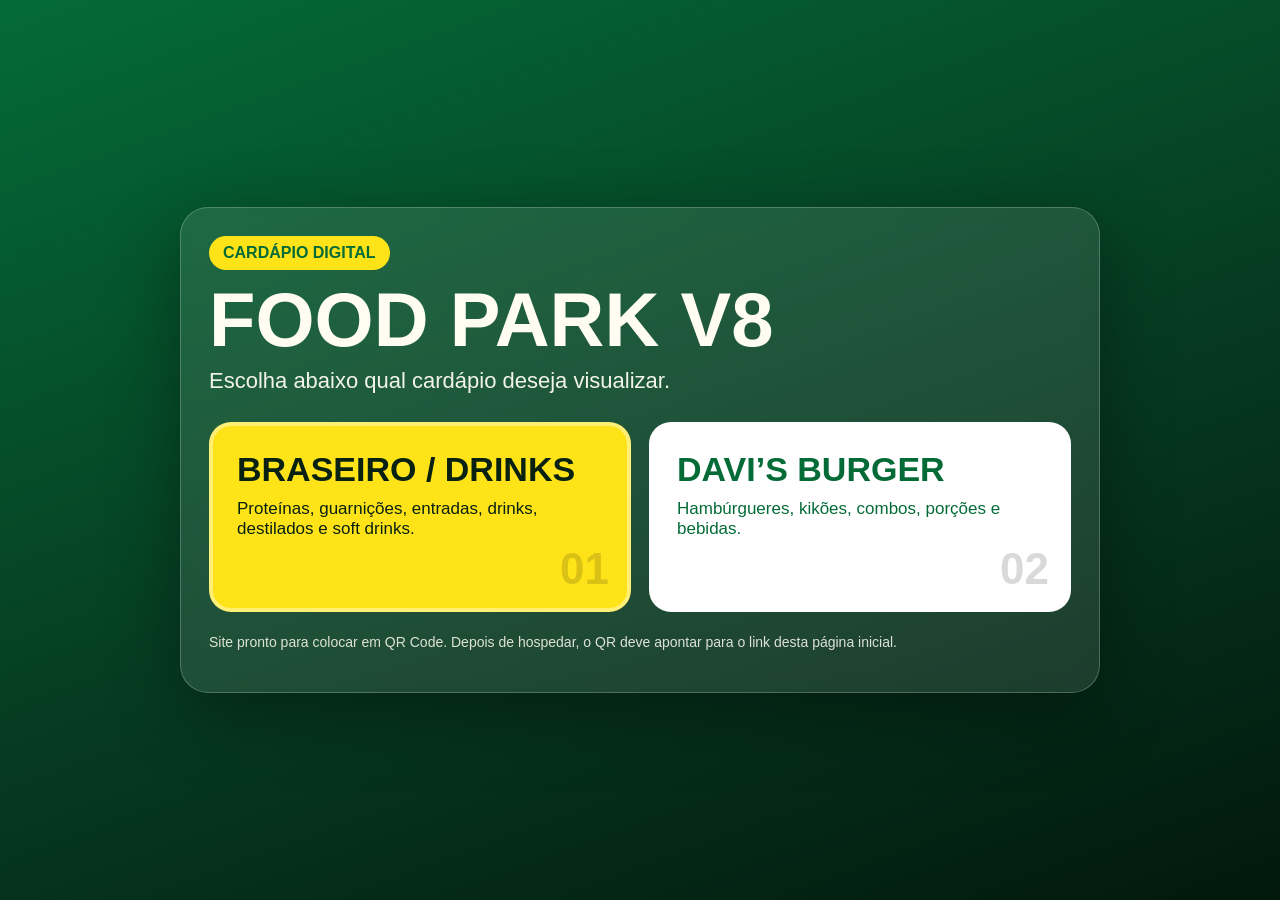
<file: index.html>
<!doctype html><html lang="pt-BR"><head><meta charset="utf-8"><meta name="viewport" content="width=device-width, initial-scale=1"><title>Food Park V8 | Cardápio</title><link rel="stylesheet" href="style.css"></head><body><main class="hero"><section class="card"><div class="badge">CARDÁPIO DIGITAL</div><h1 class="title">Food Park V8</h1><p class="subtitle">Escolha abaixo qual cardápio deseja visualizar.</p><div class="grid"><a class="menu-btn" href="foodpark.html"><h2>Braseiro / Drinks</h2><p>Proteínas, guarnições, entradas, drinks, destilados e soft drinks.</p><span>01</span></a><a class="menu-btn" href="davis.html"><h2>Davi’s Burger</h2><p>Hambúrgueres, kikões, combos, porções e bebidas.</p><span>02</span></a></div><p class="note">Site pronto para colocar em QR Code. Depois de hospedar, o QR deve apontar para o link desta página inicial.</p></section></main></body></html>
</file>
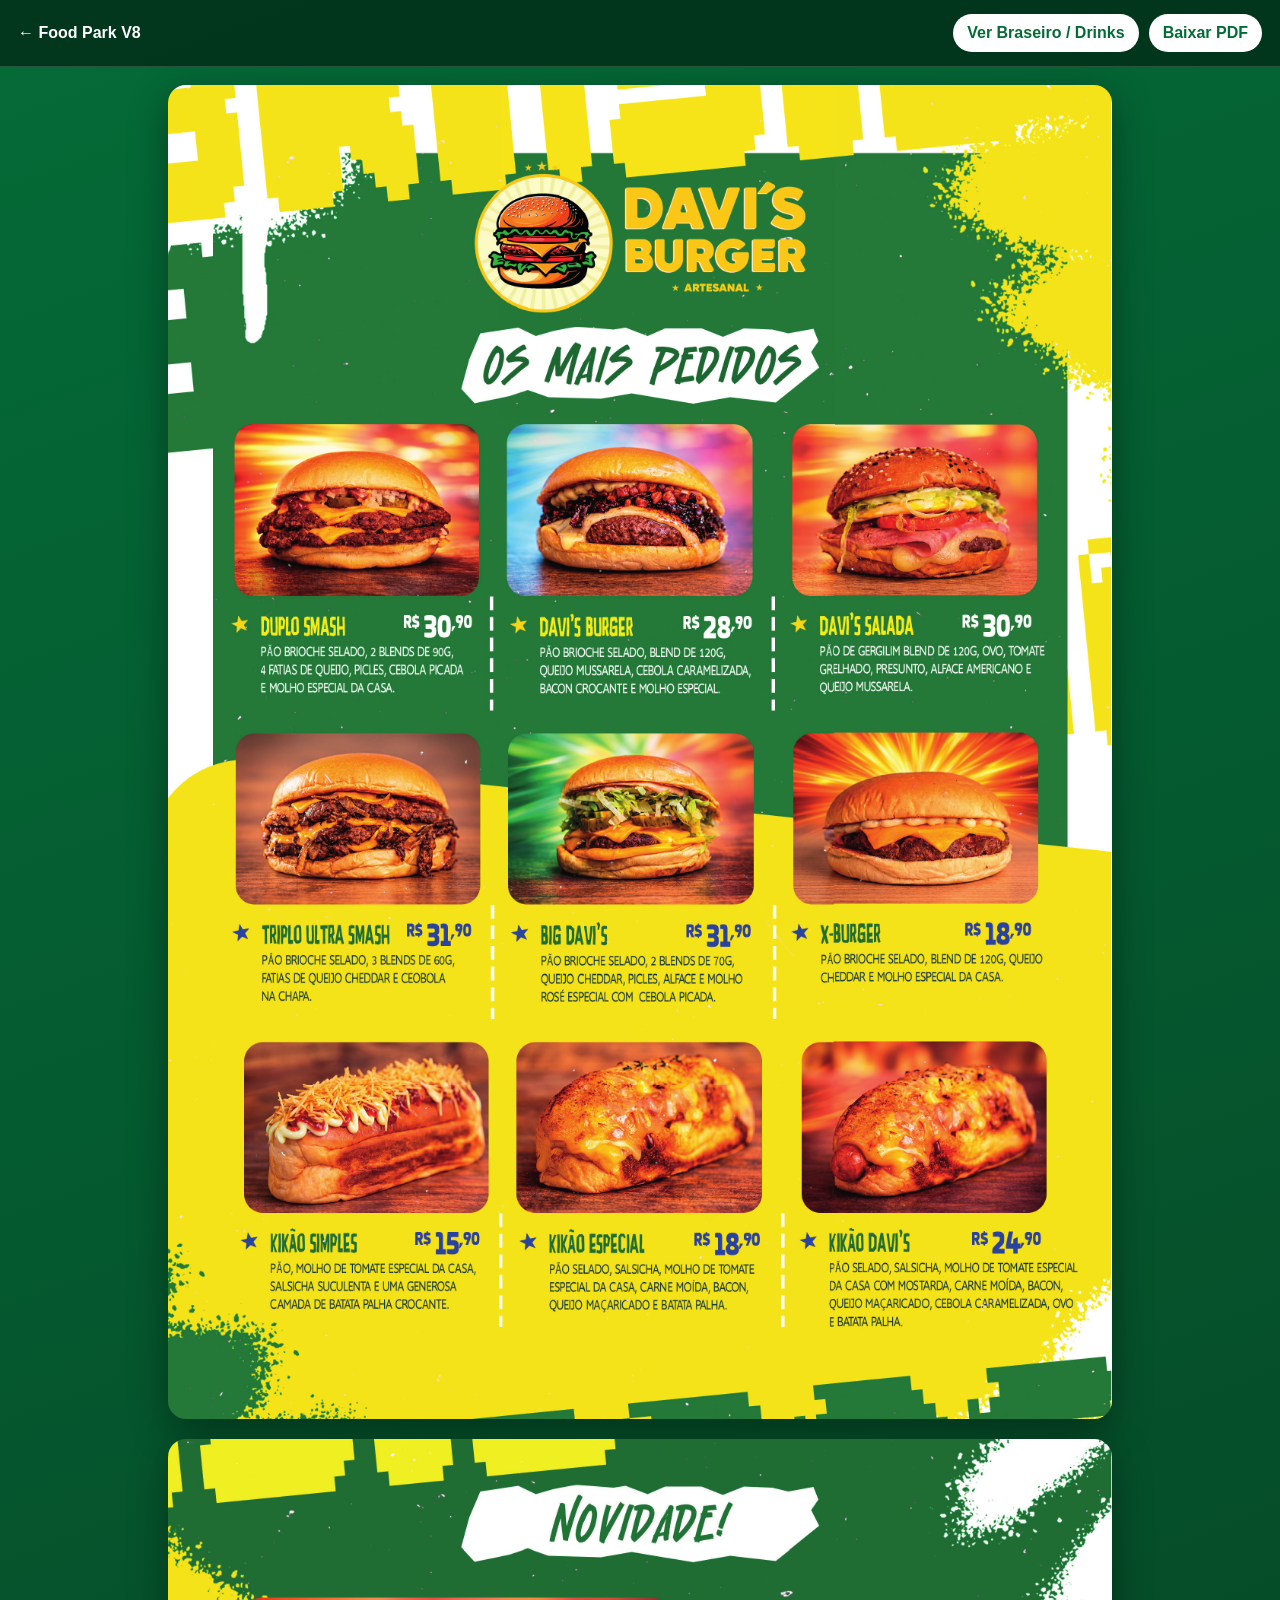
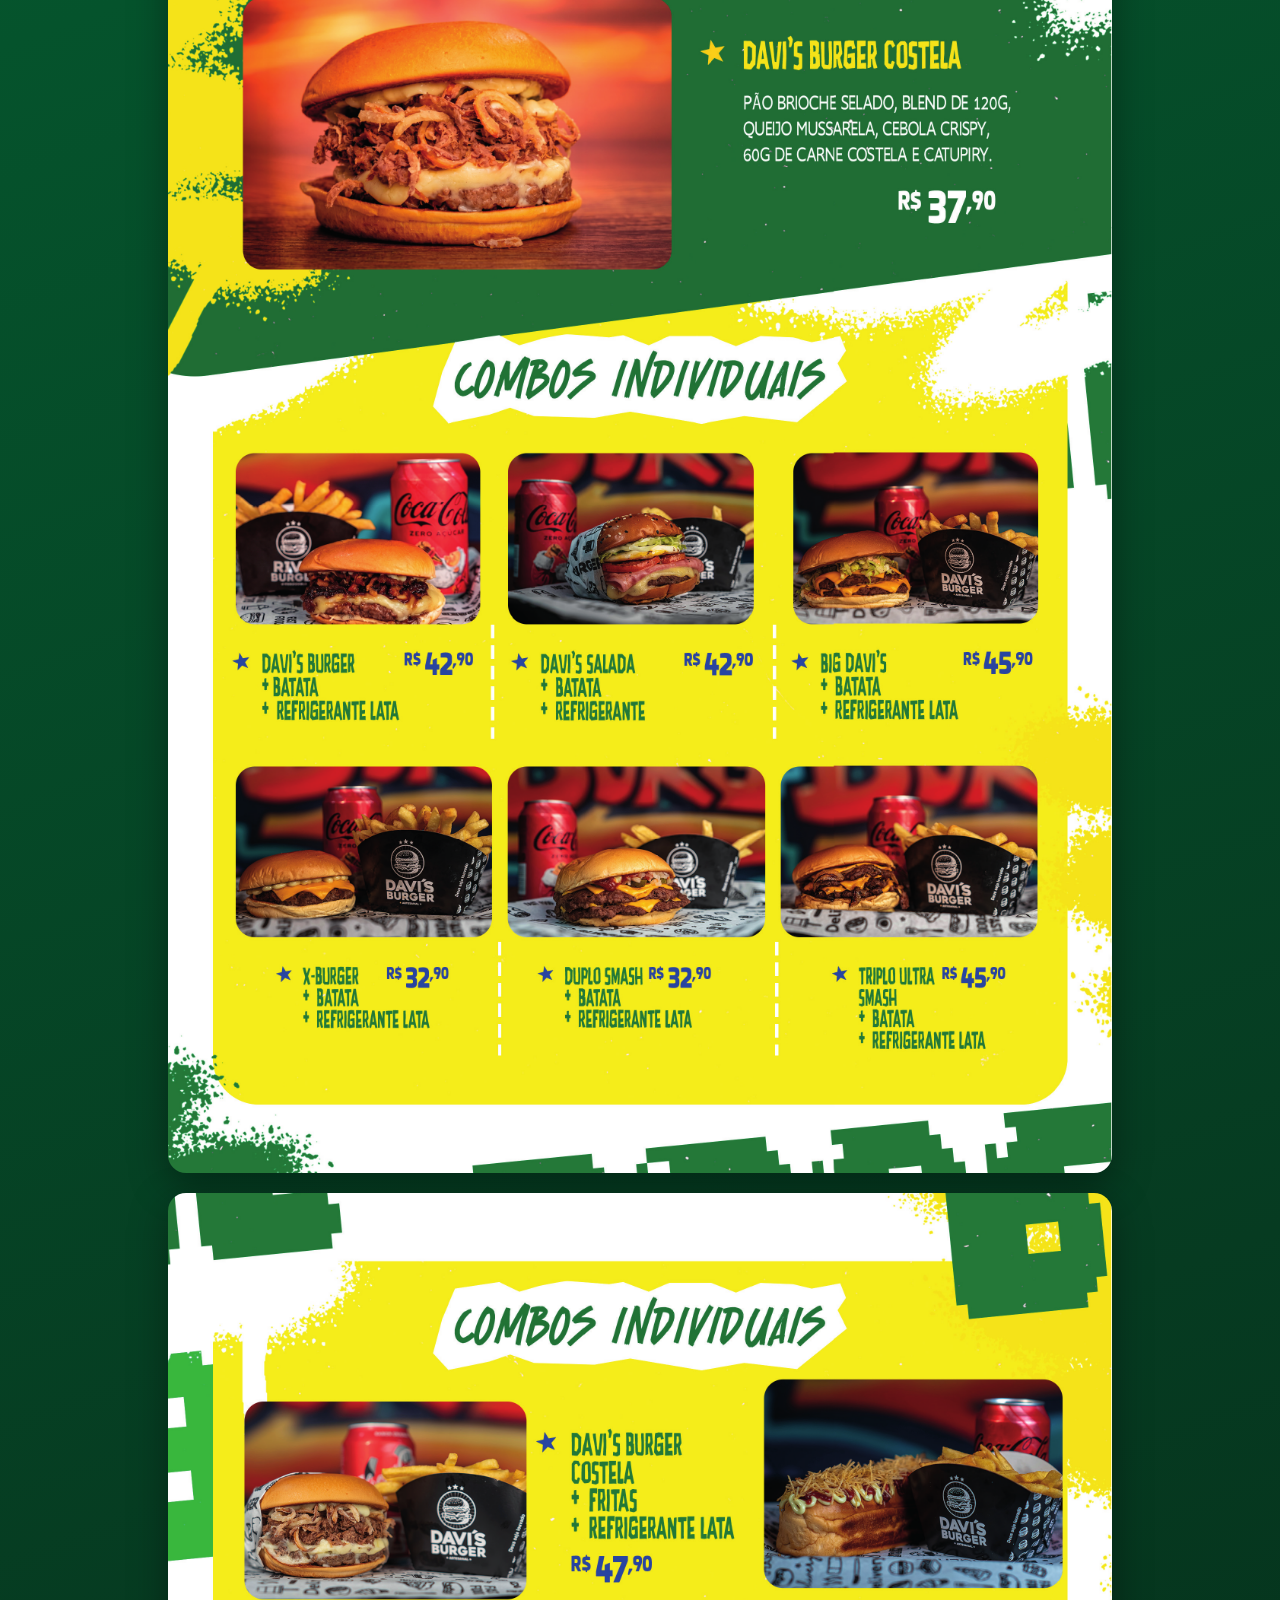
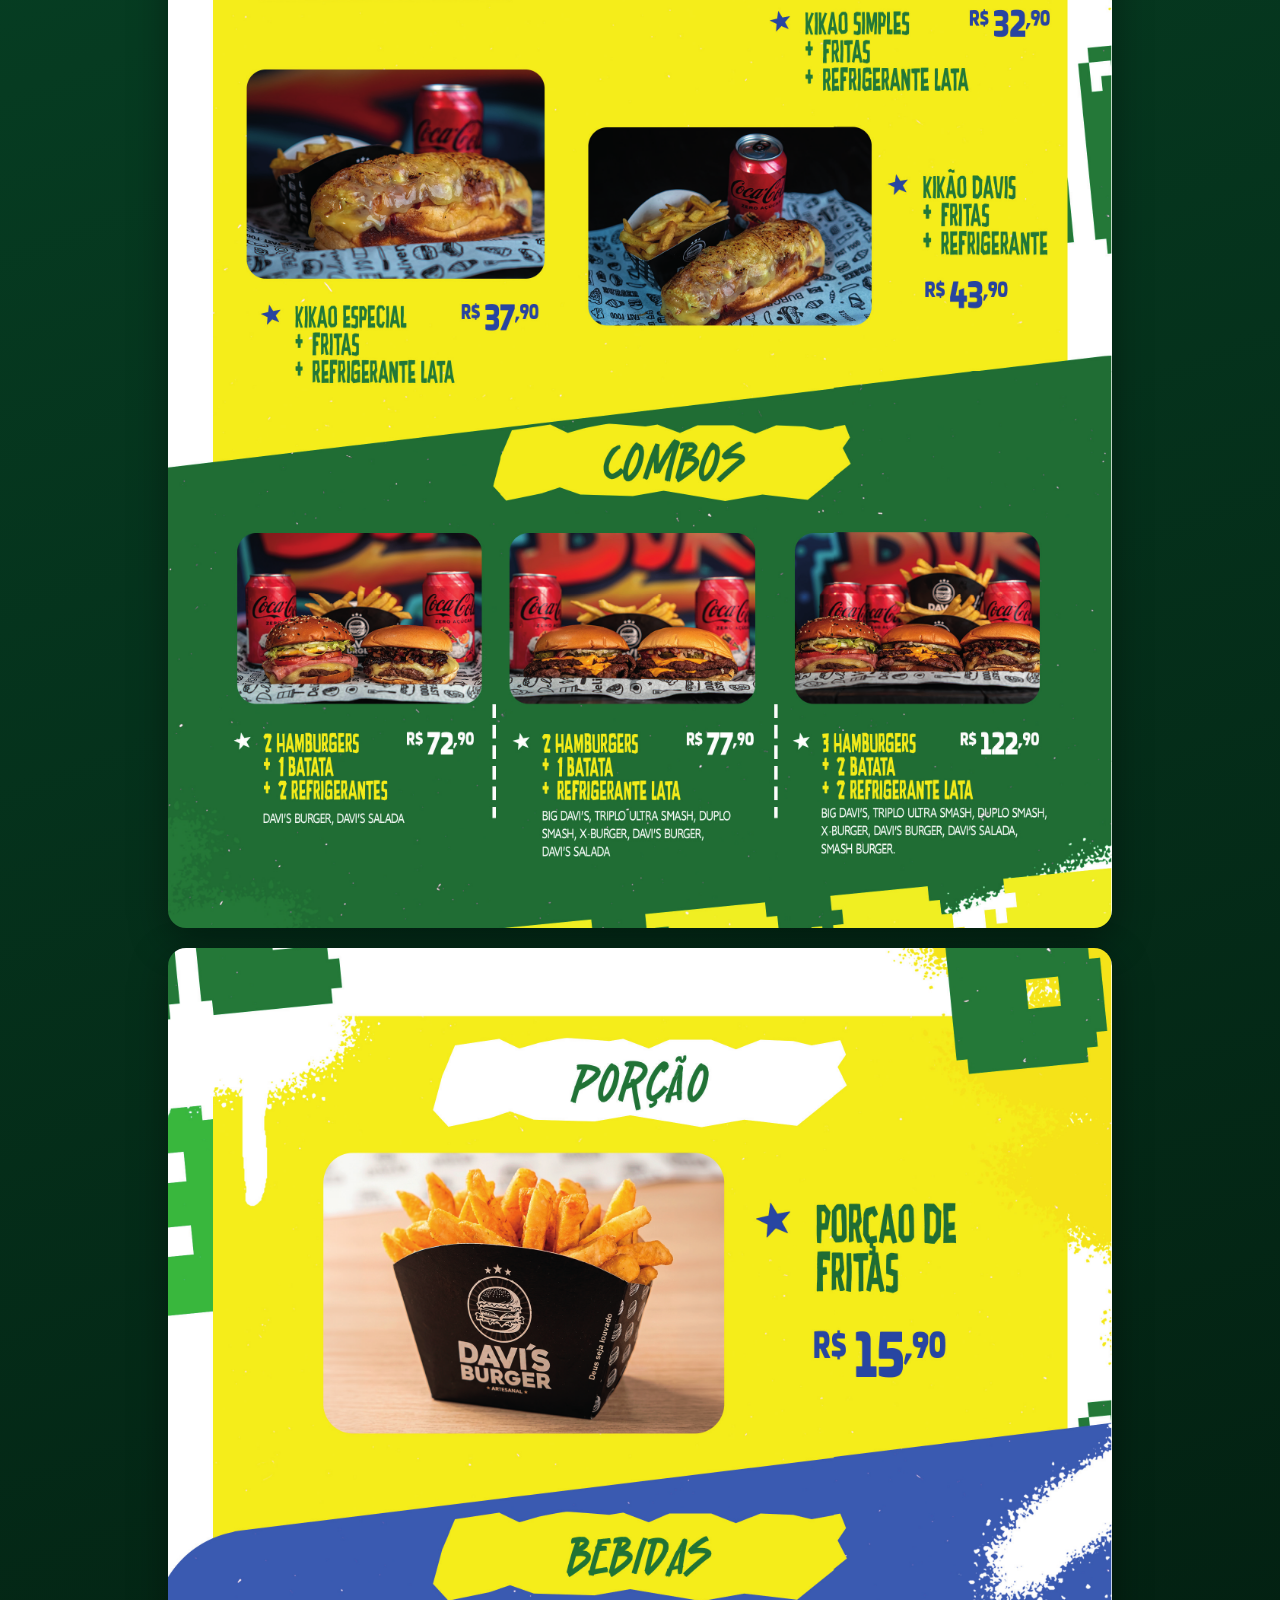
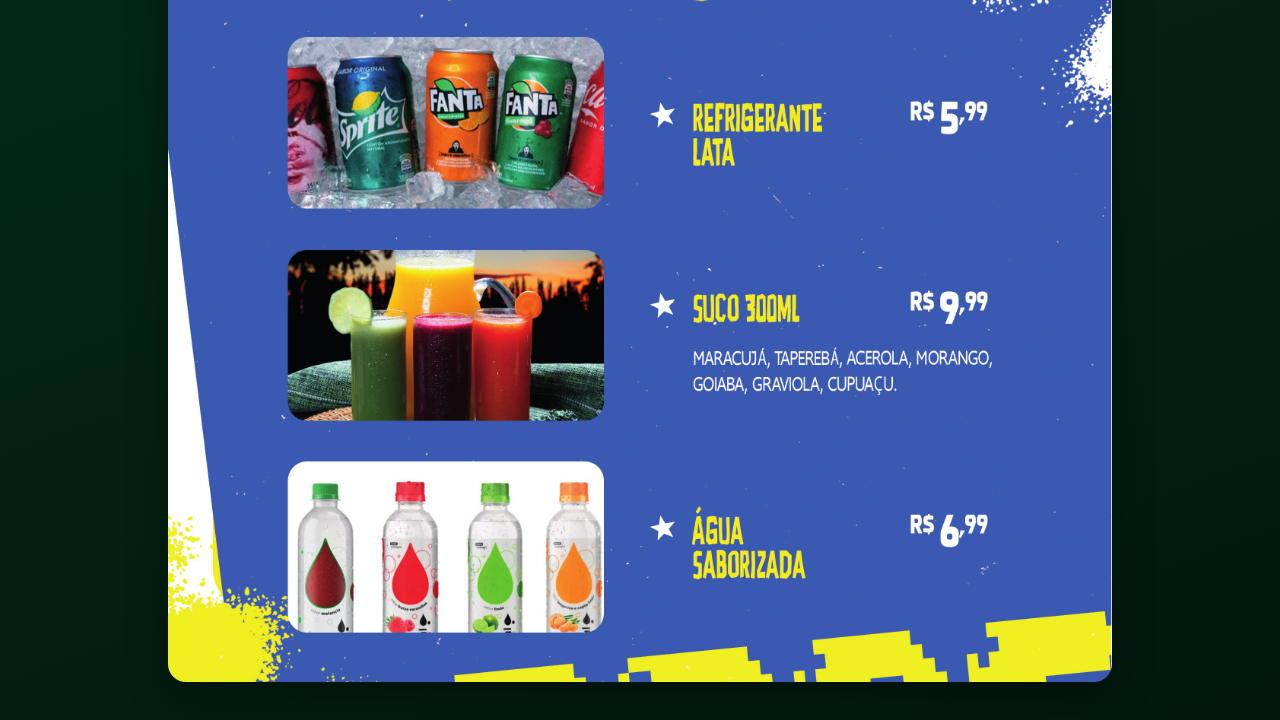
<file: davis.html>
<!doctype html><html lang="pt-BR"><head><meta charset="utf-8"><meta name="viewport" content="width=device-width, initial-scale=1"><title>Davi’s Burger | Food Park V8</title><link rel="stylesheet" href="style.css"></head><body><nav class="topbar"><a href="index.html">← Food Park V8</a><div class="actions"><a href="foodpark.html">Ver Braseiro / Drinks</a><a href="pdfs/cardapio-davis-burger.pdf" download>Baixar PDF</a></div></nav><main class="pages"><img class="page-img" src="assets/davis/page-1.png" alt="Davi's Burger página 1"><img class="page-img" src="assets/davis/page-2.png" alt="Davi's Burger página 2"><img class="page-img" src="assets/davis/page-3.png" alt="Davi's Burger página 3"><img class="page-img" src="assets/davis/page-4.png" alt="Davi's Burger página 4"></main></body></html>
</file>
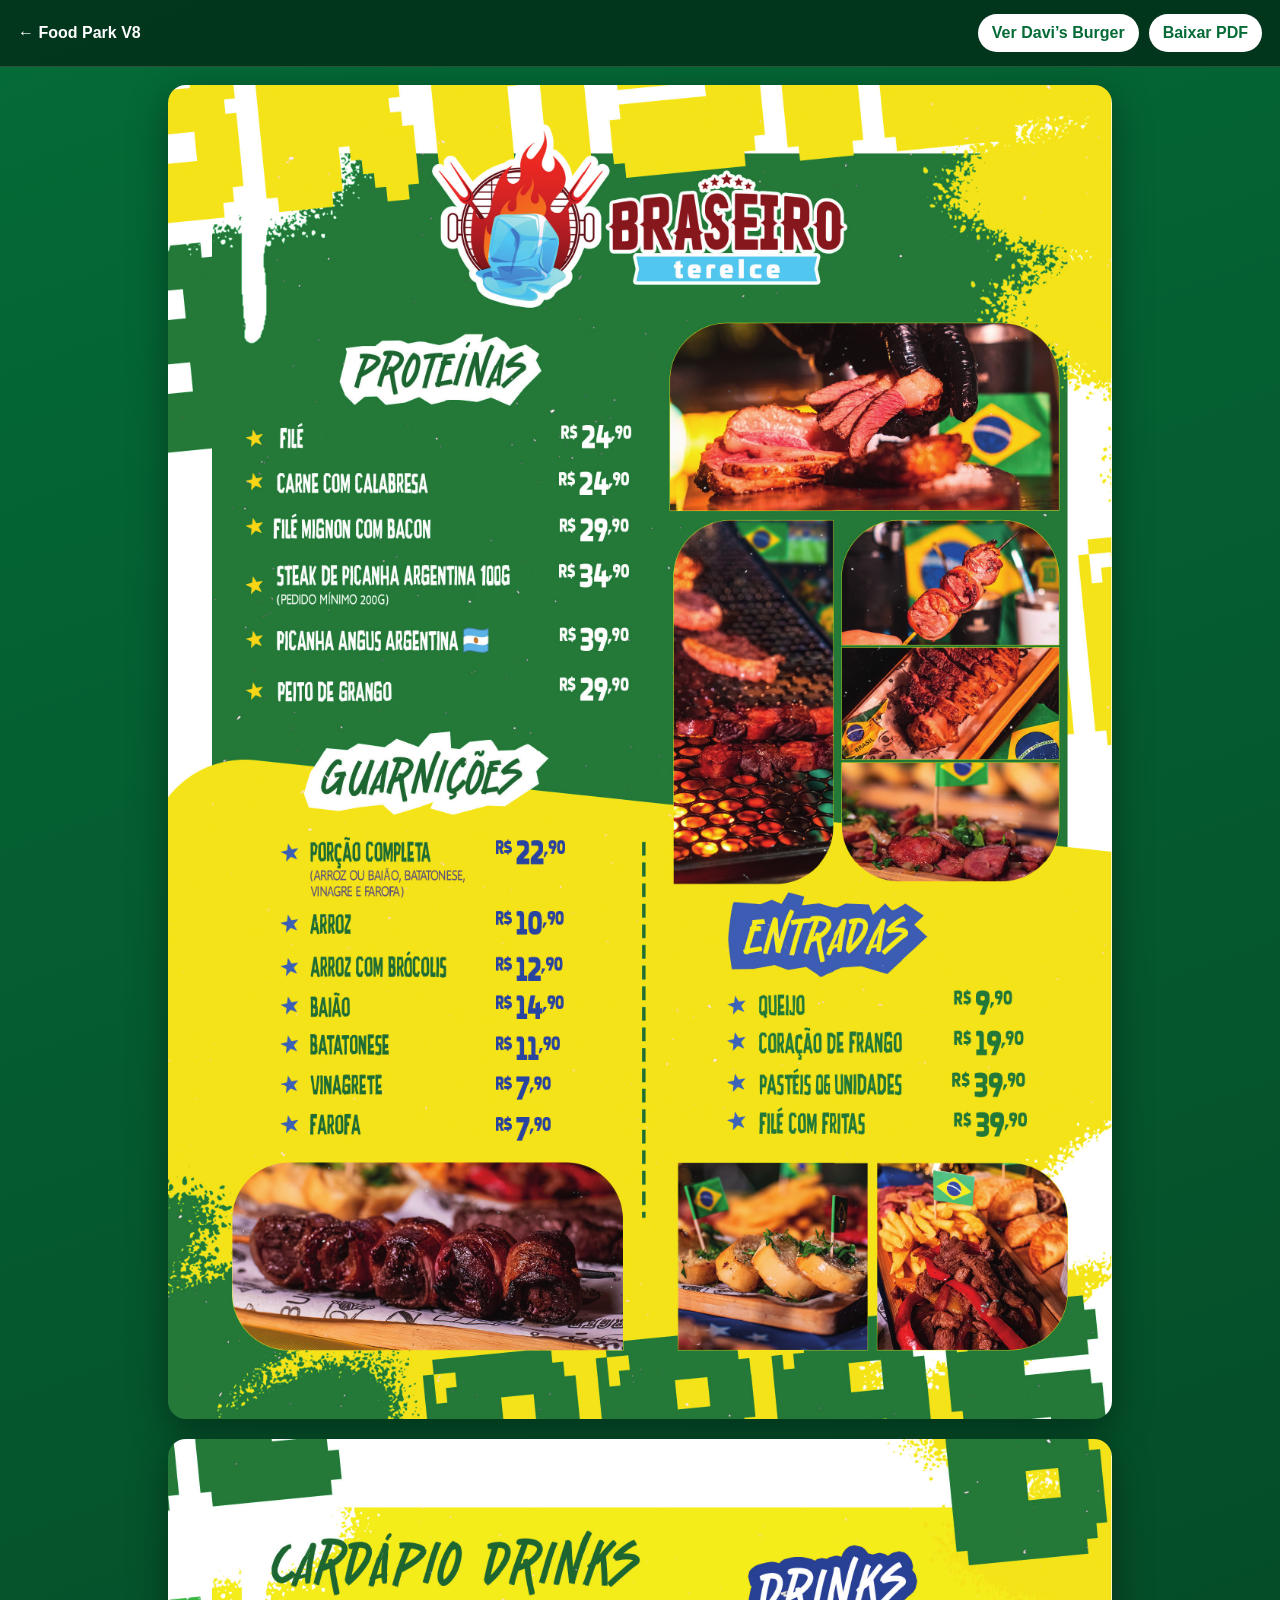
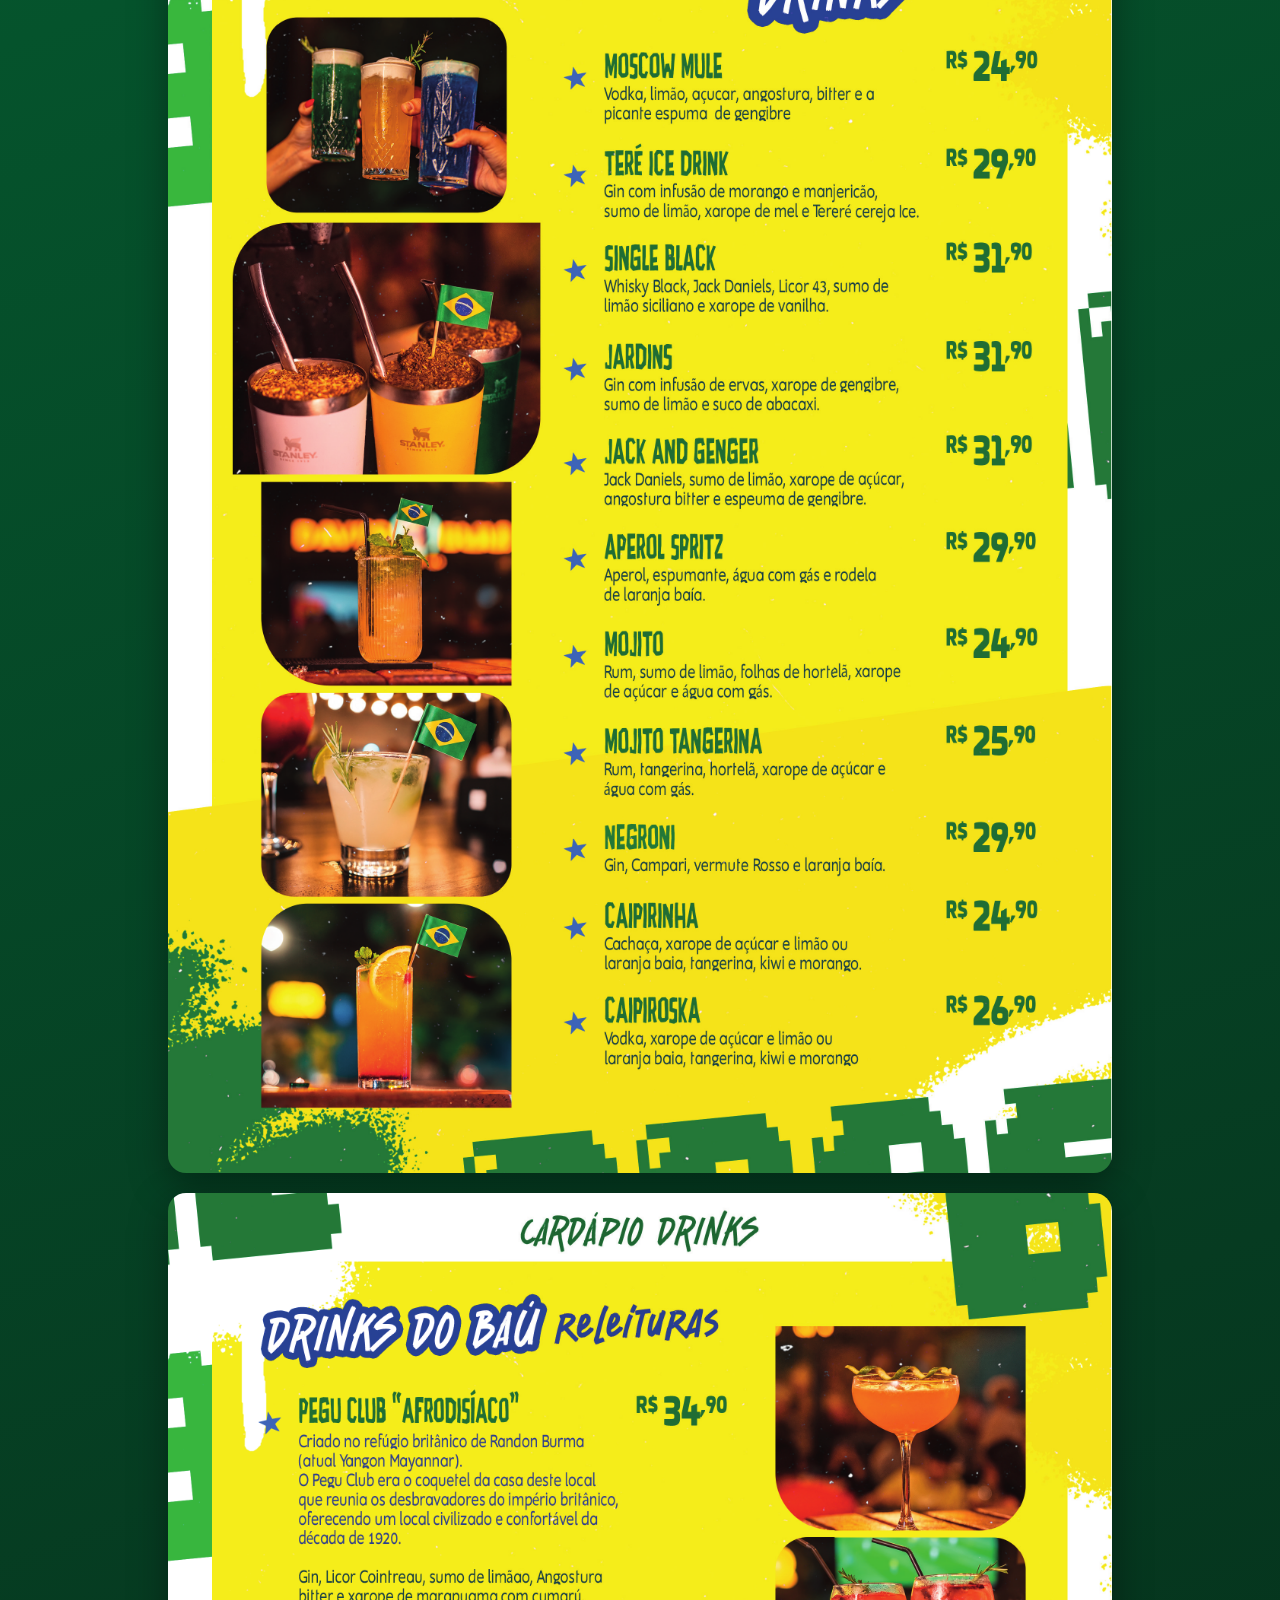
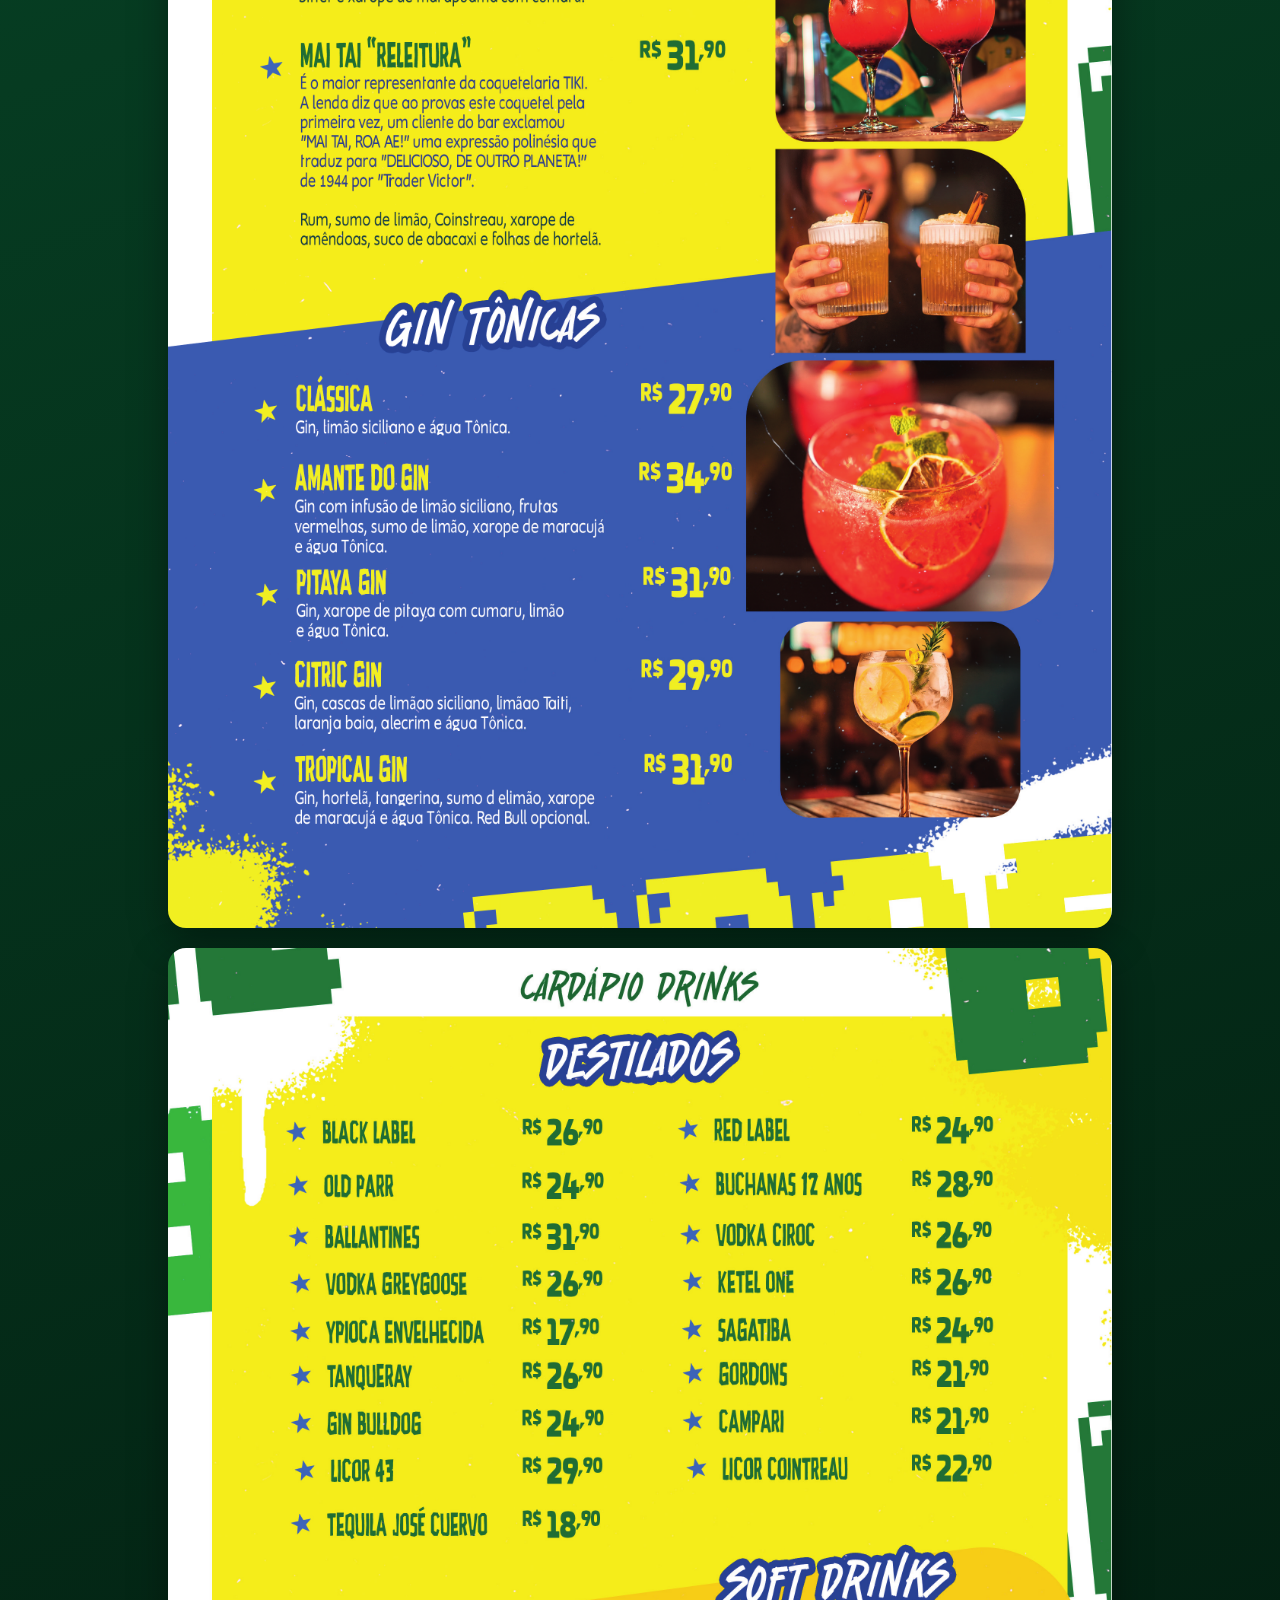
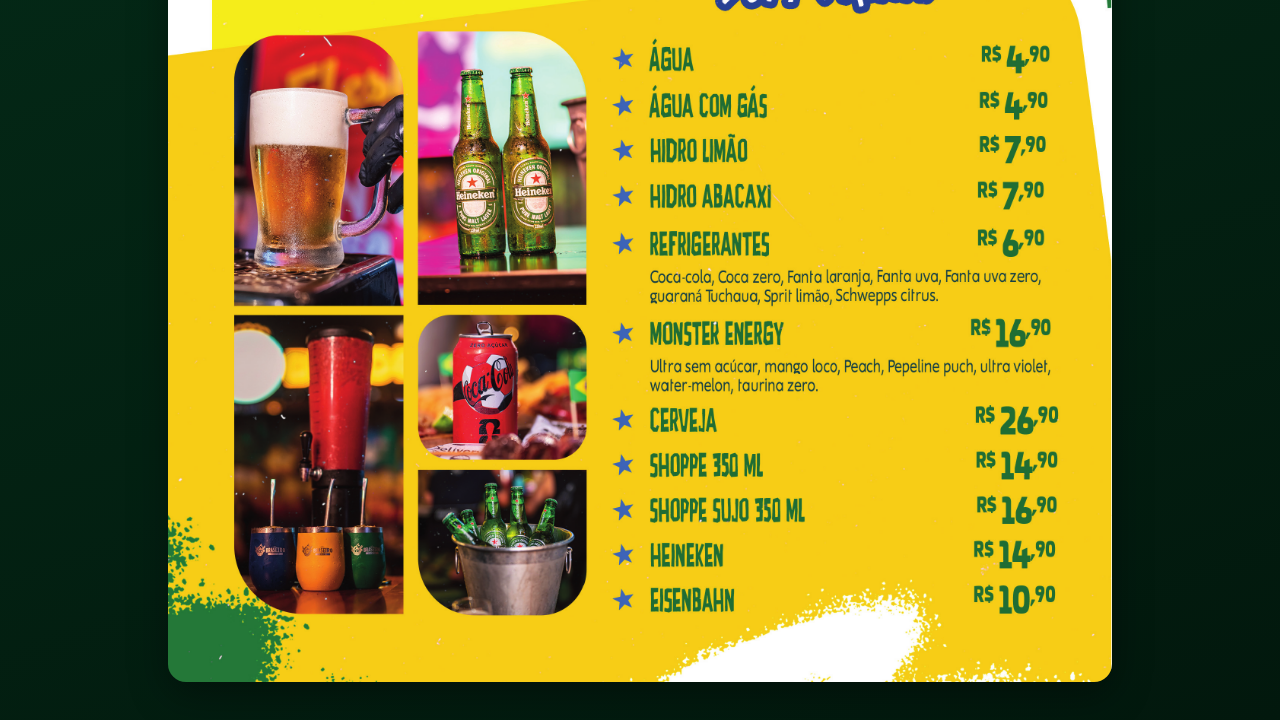
<file: foodpark.html>
<!doctype html><html lang="pt-BR"><head><meta charset="utf-8"><meta name="viewport" content="width=device-width, initial-scale=1"><title>Braseiro / Drinks | Food Park V8</title><link rel="stylesheet" href="style.css"></head><body><nav class="topbar"><a href="index.html">← Food Park V8</a><div class="actions"><a href="davis.html">Ver Davi’s Burger</a><a href="pdfs/cardapio-foodpark.pdf" download>Baixar PDF</a></div></nav><main class="pages"><img class="page-img" src="assets/foodpark/page-1.png" alt="Cardápio Braseiro página 1"><img class="page-img" src="assets/foodpark/page-2.png" alt="Cardápio Drinks página 2"><img class="page-img" src="assets/foodpark/page-3.png" alt="Cardápio Drinks página 3"><img class="page-img" src="assets/foodpark/page-4.png" alt="Cardápio Drinks página 4"></main></body></html>
</file>
<file: style.css>
:root{--green:#046b37;--yellow:#ffe319;--blue:#1456a6;--dark:#0e2819;--white:#fffdf2}*{box-sizing:border-box}body{margin:0;font-family:Arial,Helvetica,sans-serif;background:linear-gradient(160deg,var(--green),#063b21 55%,#02180d);color:var(--white)}.hero{min-height:100vh;display:flex;align-items:center;justify-content:center;padding:28px}.card{width:min(920px,100%);background:rgba(255,255,255,.1);border:1px solid rgba(255,255,255,.22);border-radius:28px;padding:28px;box-shadow:0 20px 70px rgba(0,0,0,.35);backdrop-filter:blur(8px)}.badge{display:inline-block;background:var(--yellow);color:var(--green);font-weight:900;border-radius:999px;padding:8px 14px;margin-bottom:14px}.title{font-size:clamp(34px,7vw,76px);line-height:.95;margin:0 0 12px;font-weight:900;text-transform:uppercase}.subtitle{font-size:clamp(16px,3vw,22px);opacity:.95;margin:0 0 28px}.grid{display:grid;grid-template-columns:repeat(2,minmax(0,1fr));gap:18px}.menu-btn{display:block;text-decoration:none;color:#082111;background:var(--yellow);border-radius:22px;padding:24px;min-height:190px;position:relative;overflow:hidden;border:4px solid rgba(255,255,255,.4);transition:.2s}.menu-btn:hover{transform:translateY(-3px)}.menu-btn:nth-child(2){background:#fff;color:var(--green)}.menu-btn h2{font-size:34px;margin:0 0 10px;text-transform:uppercase}.menu-btn p{font-size:17px;margin:0;max-width:330px}.menu-btn span{position:absolute;right:18px;bottom:14px;font-size:44px;font-weight:900;color:rgba(0,0,0,.15)}.topbar{position:sticky;top:0;z-index:10;background:rgba(3,52,28,.95);border-bottom:1px solid rgba(255,255,255,.15);padding:14px 18px;display:flex;gap:12px;align-items:center;justify-content:space-between}.topbar a{color:#fff;text-decoration:none;font-weight:800}.pill{background:var(--yellow);color:var(--green)!important;border-radius:999px;padding:9px 13px}.pages{max-width:980px;margin:0 auto;padding:18px}.page-img{width:100%;display:block;border-radius:18px;margin:0 auto 20px;box-shadow:0 12px 38px rgba(0,0,0,.38);background:#fff}.actions{display:flex;gap:10px;flex-wrap:wrap}.actions a{background:#fff;color:var(--green);padding:10px 14px;border-radius:999px;text-decoration:none;font-weight:800}.qrbox{background:#fff;color:#123;border-radius:22px;padding:22px;text-align:center}.qrbox img{max-width:260px;width:100%;border:12px solid #fff;border-radius:18px}.note{font-size:14px;opacity:.85;margin-top:22px}@media(max-width:720px){.grid{grid-template-columns:1fr}.card{padding:20px}.menu-btn{min-height:150px}.topbar{align-items:flex-start;flex-direction:column}.actions{width:100%}.actions a{flex:1;text-align:center}.pages{padding:10px}.page-img{border-radius:12px;margin-bottom:12px}}
</file>
